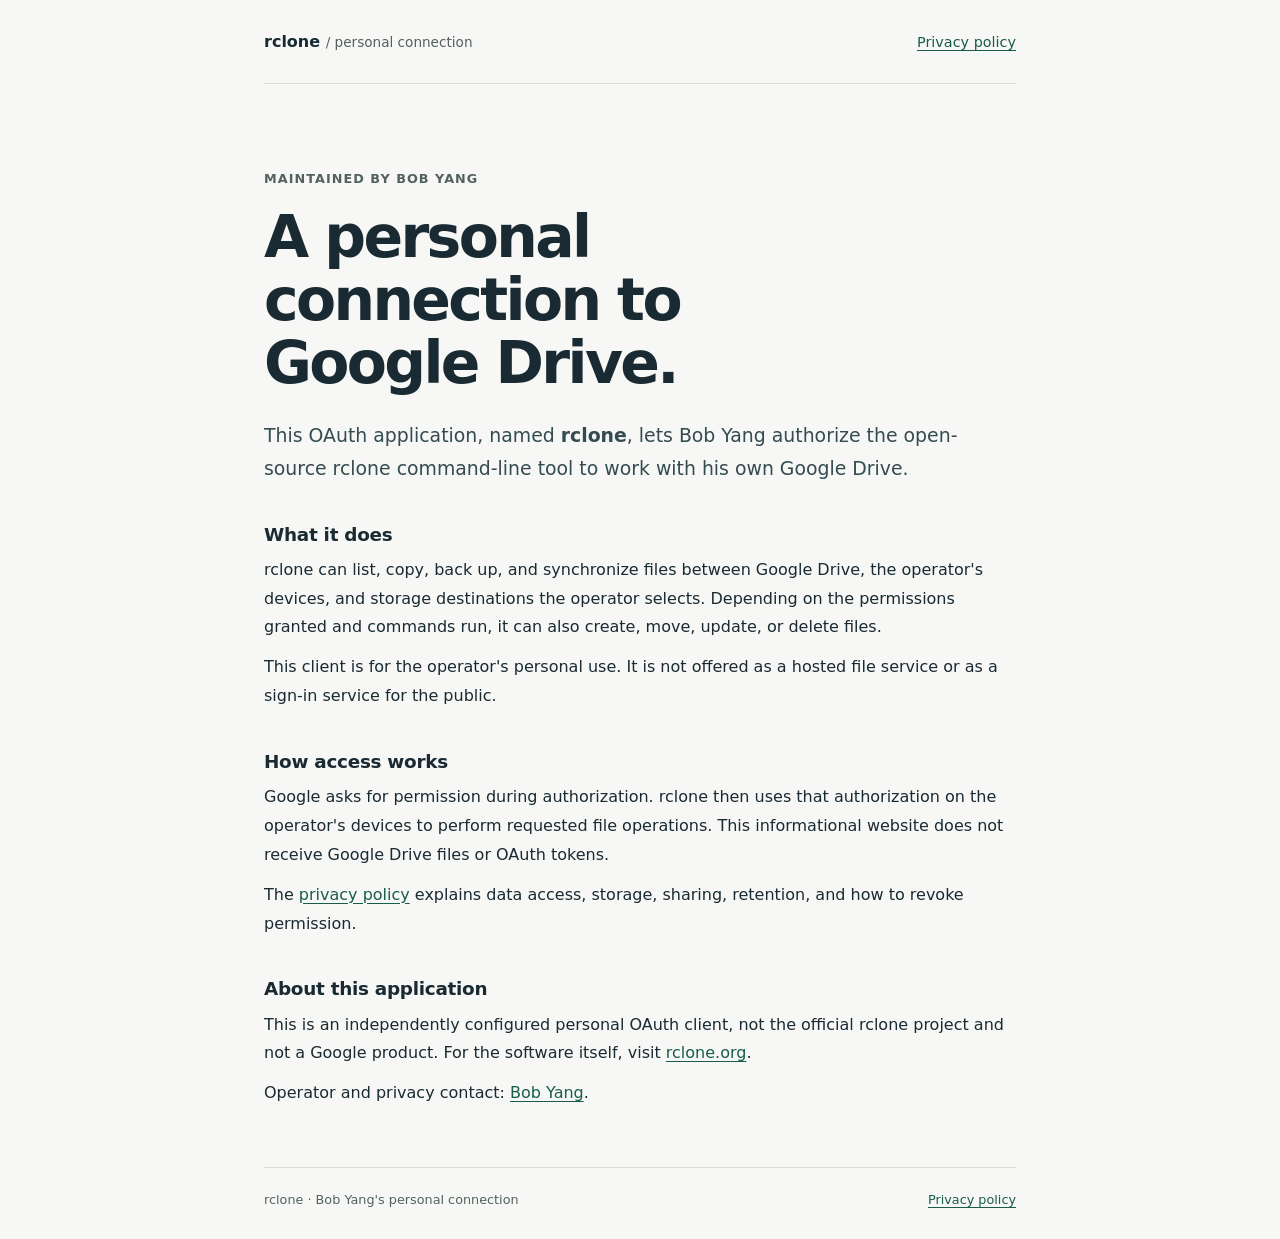
<file: index.html>
<!doctype html>
<html lang="en">
<head>
  <meta charset="utf-8">
  <meta name="viewport" content="width=device-width, initial-scale=1">
  <meta name="description" content="Information about Bob Yang's personal rclone connection to Google Drive.">
  <title>rclone — Bob Yang's personal Google Drive connection</title>
  <link rel="stylesheet" href="style.css">
</head>
<body>
  <header><a class="wordmark" href="./">rclone <span>/ personal connection</span></a><nav aria-label="Main"><a href="privacy.html">Privacy policy</a></nav></header>
  <main id="main">
    <p class="eyebrow">Maintained by Bob Yang</p>
    <h1>A personal connection to Google Drive.</h1>
    <p class="intro">This OAuth application, named <strong>rclone</strong>, lets Bob Yang authorize the open-source rclone command-line tool to work with his own Google Drive.</p>
    <section aria-labelledby="purpose"><h2 id="purpose">What it does</h2><p>rclone can list, copy, back up, and synchronize files between Google Drive, the operator's devices, and storage destinations the operator selects. Depending on the permissions granted and commands run, it can also create, move, update, or delete files.</p><p>This client is for the operator's personal use. It is not offered as a hosted file service or as a sign-in service for the public.</p></section>
    <section aria-labelledby="data"><h2 id="data">How access works</h2><p>Google asks for permission during authorization. rclone then uses that authorization on the operator's devices to perform requested file operations. This informational website does not receive Google Drive files or OAuth tokens.</p><p>The <a href="privacy.html">privacy policy</a> explains data access, storage, sharing, retention, and how to revoke permission.</p></section>
    <section aria-labelledby="about"><h2 id="about">About this application</h2><p>This is an independently configured personal OAuth client, not the official rclone project and not a Google product. For the software itself, visit <a href="https://rclone.org/">rclone.org</a>.</p><p>Operator and privacy contact: <a href="mailto:houenyang@gmail.com">Bob Yang</a>.</p></section>
  </main>
  <footer><span>rclone · Bob Yang's personal connection</span><a href="privacy.html">Privacy policy</a></footer>
</body>
</html>
</file>
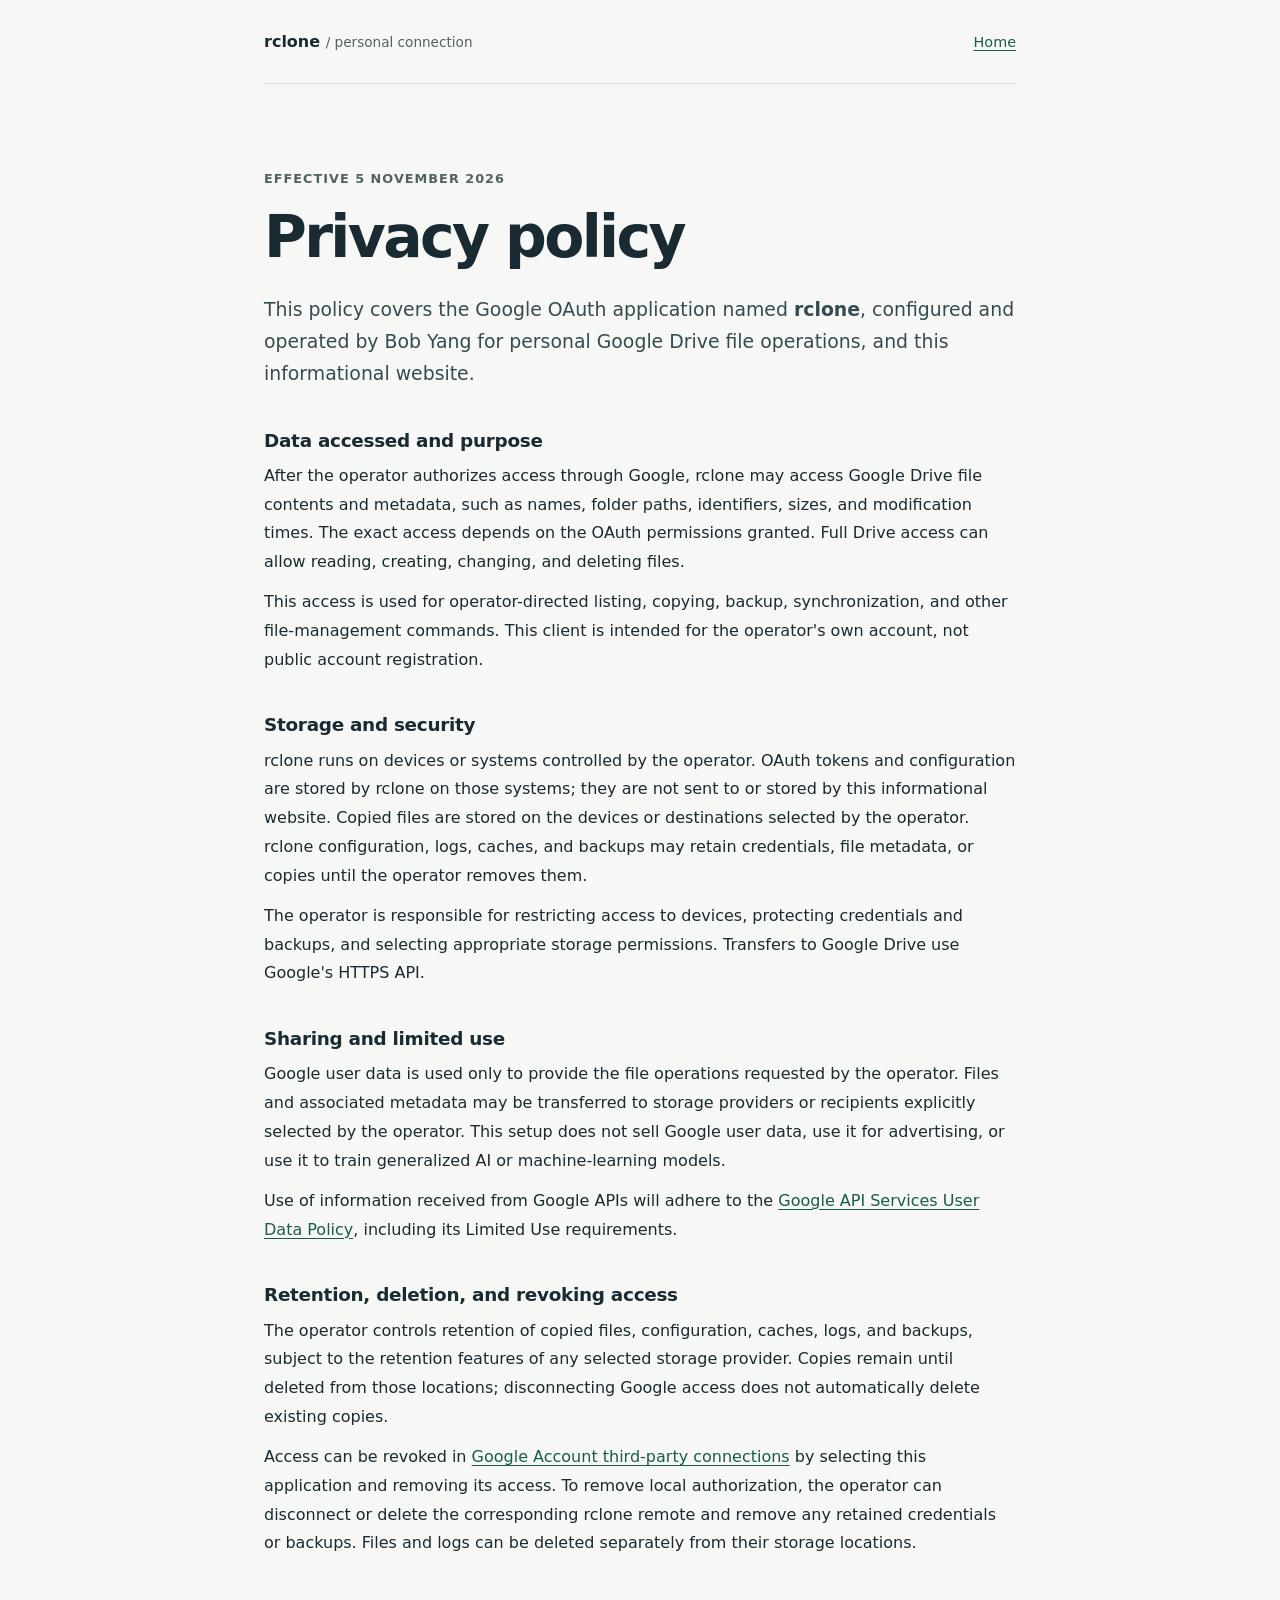
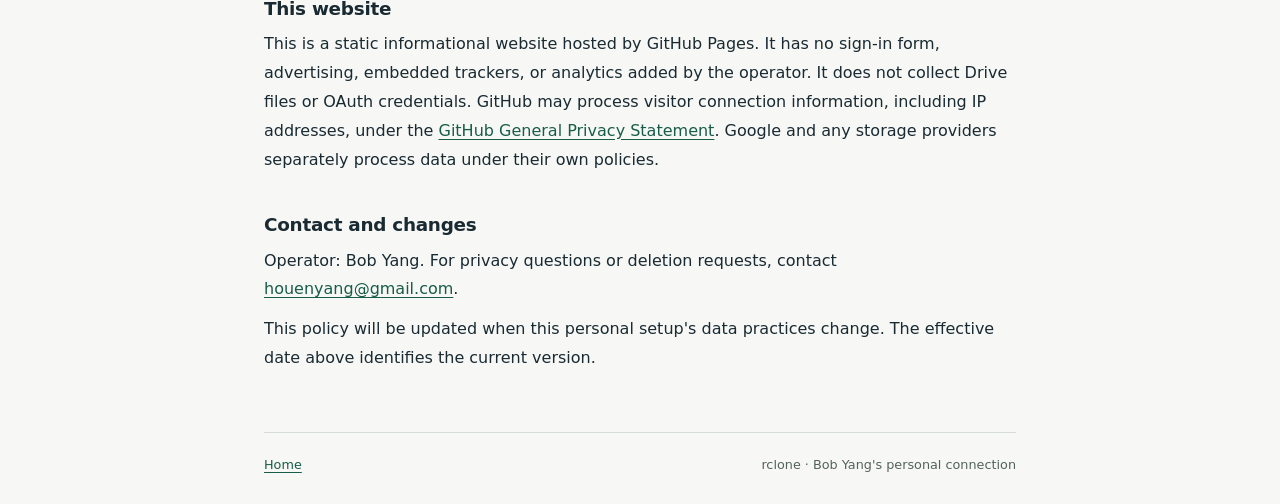
<file: privacy.html>
<!doctype html>
<html lang="en">
<head>
  <meta charset="utf-8">
  <meta name="viewport" content="width=device-width, initial-scale=1">
  <meta name="description" content="Privacy policy for Bob Yang's personal rclone Google Drive OAuth client.">
  <title>Privacy policy — rclone personal connection</title>
  <link rel="stylesheet" href="style.css">
</head>
<body>
  <header><a class="wordmark" href="./">rclone <span>/ personal connection</span></a><nav aria-label="Main"><a href="./">Home</a></nav></header>
  <main id="main">
    <p class="eyebrow">Effective 5 November 2026</p>
    <h1>Privacy policy</h1>
    <p class="intro">This policy covers the Google OAuth application named <strong>rclone</strong>, configured and operated by Bob Yang for personal Google Drive file operations, and this informational website.</p>
    <section aria-labelledby="access"><h2 id="access">Data accessed and purpose</h2><p>After the operator authorizes access through Google, rclone may access Google Drive file contents and metadata, such as names, folder paths, identifiers, sizes, and modification times. The exact access depends on the OAuth permissions granted. Full Drive access can allow reading, creating, changing, and deleting files.</p><p>This access is used for operator-directed listing, copying, backup, synchronization, and other file-management commands. This client is intended for the operator's own account, not public account registration.</p></section>
    <section aria-labelledby="storage"><h2 id="storage">Storage and security</h2><p>rclone runs on devices or systems controlled by the operator. OAuth tokens and configuration are stored by rclone on those systems; they are not sent to or stored by this informational website. Copied files are stored on the devices or destinations selected by the operator. rclone configuration, logs, caches, and backups may retain credentials, file metadata, or copies until the operator removes them.</p><p>The operator is responsible for restricting access to devices, protecting credentials and backups, and selecting appropriate storage permissions. Transfers to Google Drive use Google's HTTPS API.</p></section>
    <section aria-labelledby="sharing"><h2 id="sharing">Sharing and limited use</h2><p>Google user data is used only to provide the file operations requested by the operator. Files and associated metadata may be transferred to storage providers or recipients explicitly selected by the operator. This setup does not sell Google user data, use it for advertising, or use it to train generalized AI or machine-learning models.</p><p>Use of information received from Google APIs will adhere to the <a href="https://developers.google.com/terms/api-services-user-data-policy">Google API Services User Data Policy</a>, including its Limited Use requirements.</p></section>
    <section aria-labelledby="retention"><h2 id="retention">Retention, deletion, and revoking access</h2><p>The operator controls retention of copied files, configuration, caches, logs, and backups, subject to the retention features of any selected storage provider. Copies remain until deleted from those locations; disconnecting Google access does not automatically delete existing copies.</p><p>Access can be revoked in <a href="https://myaccount.google.com/connections">Google Account third-party connections</a> by selecting this application and removing its access. To remove local authorization, the operator can disconnect or delete the corresponding rclone remote and remove any retained credentials or backups. Files and logs can be deleted separately from their storage locations.</p></section>
    <section aria-labelledby="website"><h2 id="website">This website</h2><p>This is a static informational website hosted by GitHub Pages. It has no sign-in form, advertising, embedded trackers, or analytics added by the operator. It does not collect Drive files or OAuth credentials. GitHub may process visitor connection information, including IP addresses, under the <a href="https://docs.github.com/en/site-policy/privacy-policies/github-general-privacy-statement">GitHub General Privacy Statement</a>. Google and any storage providers separately process data under their own policies.</p></section>
    <section aria-labelledby="contact"><h2 id="contact">Contact and changes</h2><p>Operator: Bob Yang. For privacy questions or deletion requests, contact <a href="mailto:houenyang@gmail.com">houenyang@gmail.com</a>.</p><p>This policy will be updated when this personal setup's data practices change. The effective date above identifies the current version.</p></section>
  </main>
  <footer><a href="./">Home</a><span>rclone · Bob Yang's personal connection</span></footer>
</body>
</html>
</file>
<file: style.css>
:root { color-scheme: light; font-family: system-ui, -apple-system, BlinkMacSystemFont, "Segoe UI", sans-serif; color: #192a33; background: #f7f8f5; font-synthesis: none; }
* { box-sizing: border-box; }
body { margin: 0; }
header, main, footer { width: min(100% - 3rem, 47rem); margin-inline: auto; }
header { display: flex; gap: 1.5rem; justify-content: space-between; align-items: center; padding-block: 2rem; border-bottom: 1px solid #d6ddd8; }
a { color: #185c4a; text-underline-offset: .2em; }
a:hover { color: #0c392d; }
a:focus-visible { outline: 3px solid #b36c18; outline-offset: 5px; border-radius: 2px; }
.wordmark { color: #192a33; font-weight: 750; text-decoration: none; white-space: nowrap; }
.wordmark span { color: #52625e; font-size: .85rem; font-weight: 450; }
nav { font-size: .9rem; }
main { padding-block: 4.5rem 3rem; }
.eyebrow { color: #52625e; font-size: .8rem; letter-spacing: .08em; text-transform: uppercase; font-weight: 650; }
h1 { font-size: clamp(2.4rem, 7vw, 3.65rem); font-weight: 650; letter-spacing: -.045em; line-height: 1.08; max-width: 13ch; margin-block: 1rem 1.5rem; }
.intro { font-size: 1.18rem; line-height: 1.7; color: #344b51; }
section { margin-top: 2.5rem; }
h2 { font-size: 1.15rem; letter-spacing: -.015em; margin-bottom: .7rem; }
p { font-size: 1rem; line-height: 1.8; margin-block: .7rem; }
footer { display: flex; flex-wrap: wrap; gap: 1rem; justify-content: space-between; padding-block: 1.5rem 2rem; border-top: 1px solid #d6ddd8; color: #52625e; font-size: .8rem; }
@media (max-width: 480px) { header, main, footer { width: calc(100% - 2rem); } header { align-items: flex-start; } .wordmark span { display: block; margin-top: .2rem; } main { padding-top: 2.5rem; } }
</file>
